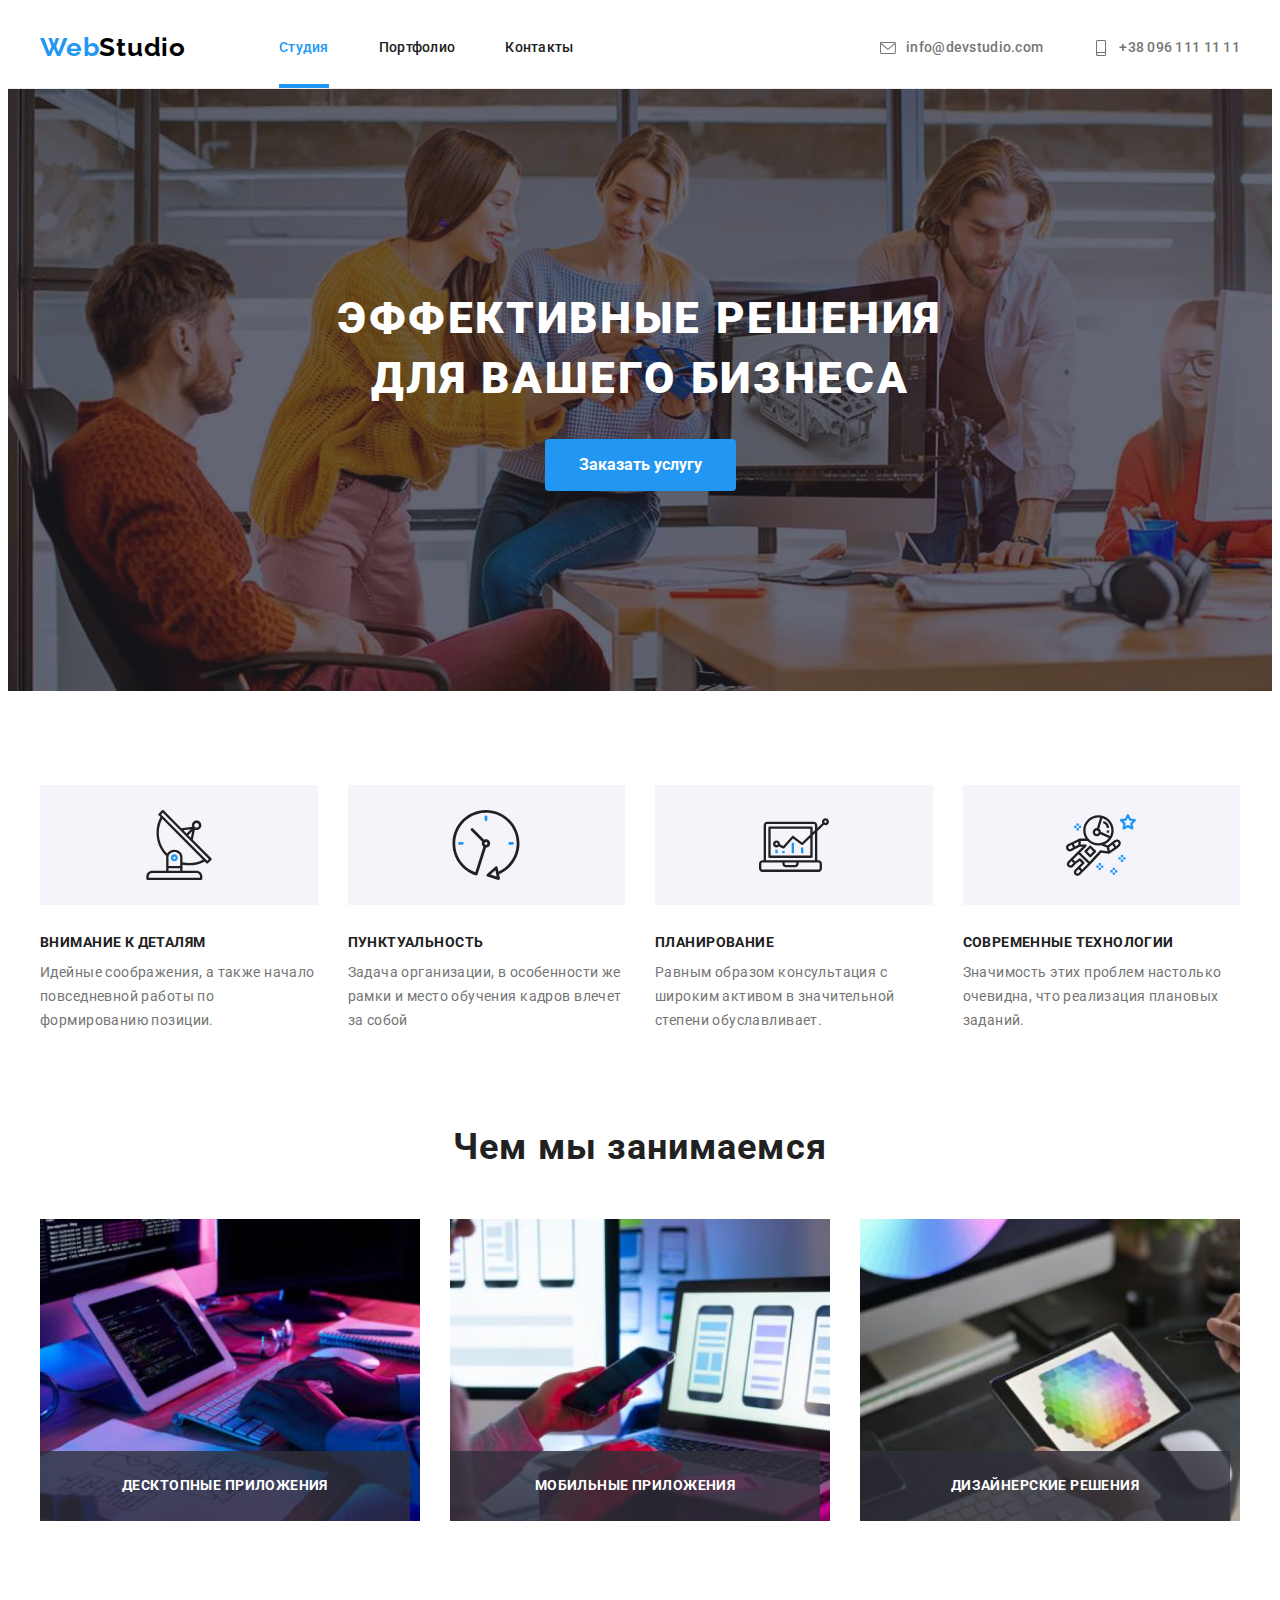
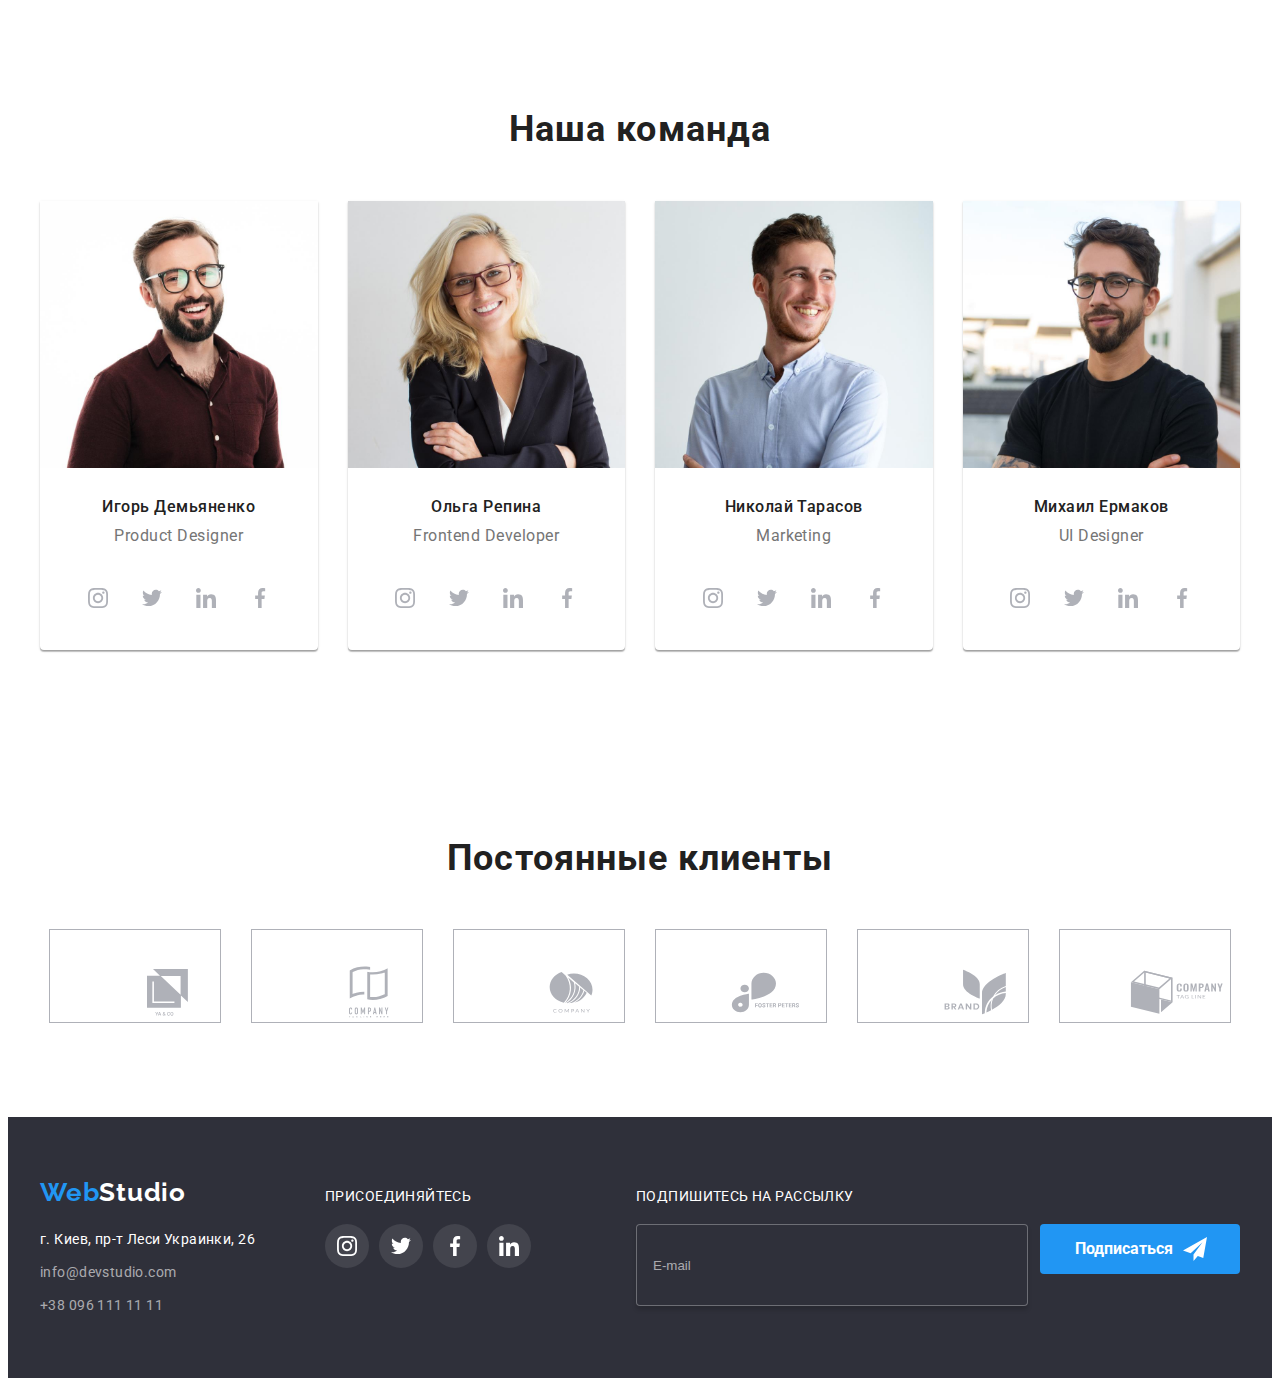
<file: index.html>
<!DOCTYPE html>
<html lang="ru">
<head>
    <meta charset="UTF-8">
    <meta http-equiv="X-UA-Compatible" content="IE=edge">
    <meta name="viewport" content="width=device-width, initial-scale=1.0">
    <title>Студия</title>
    <link rel="preconnect" href="https://fonts.googleapis.com">
    <link rel="preconnect" href="https://fonts.gstatic.com" crossorigin>
    <link href="https://fonts.googleapis.com/css2?family=Raleway:wght@700&family=Roboto:wght@400;500;900&display=swap" rel="stylesheet">
    <link rel="stylesheet" href="https://cdnjs.cloudflare.com/ajax/libs/modern-normalize/1.1.0/modern-normalize.min.css" integrity="sha512-wpPYUAdjBVSE4KJnH1VR1HeZfpl1ub8YT/NKx4PuQ5NmX2tKuGu6U/JRp5y+Y8XG2tV+wKQpNHVUX03MfMFn9Q==" crossorigin="anonymous" referrerpolicy="no-referrer" />
    <link rel="stylesheet" href="./css/styles.css">
</head>
    <body>
        <header class="studio-header">
            <div class="container header-container">
            <a class="studio-logo nounderline logocolor" href="./index.html">Web<span class="logo-nav">Studio</span></a>
            <nav class="nav-panel">
                <ul class="nav-list nodots">
                <li class="nav-list-item"><a class="nav-panel-link nounderline current" href="./index.html">Студия</a></li>
                <li class="nav-list-item"><a class="nav-panel-link nounderline " href="./portfolio.html">Портфолио</a></li>
                <li class="nav-list-item"><a class="nav-panel-link nounderline" href="./">Контакты</a></li>
                </ul>
            </nav>
                <ul class="header-contacts nodots">
                <li class="header-contacts-item">
                    <a class="nav-panel-contacts nounderline" href="mailto:info@devstudio.com">
                        <svg class="mail-icon" width="16" height="16">
                            <use href="./images/icons.svg#icon-mailico">
                            </use>
                        </svg>
                    info@devstudio.com
                    </a>
                </li>
                <li class="header-contacts-item">
                    <a class="nav-panel-contacts nounderline" href="tel:+380961111111">
                        <svg class="tel-icon" width="16" height="16">
                            <use href="./images/icons.svg#icon-telico">
                            </use>
                        </svg>
                    +38 096 111 11 11</a></li>
                </ul>
            </div>
            </header>
        <main>
            <!--Banner-->
            <section class="hero-section">
                <div class="container hero-container">
                <h1 class="hero-header">Эффективные решения для вашего бизнеса</h1>
                <button class="hero-btn" type="button" data-modal-open>Заказать услугу</button>
                </div>
            </section>
            <!--Pros-->
            <section class="pros-section">
                <div class="container pros-container">
                <h2 class="stealth">Почему стоит обратить на нас внимание?</h2>
                <ul class="pros-list nodots">
                    <li class="pros-list-item">
                        <div class="pros-svg">
                            <svg class="antenna-icon" width="70" height="70">
                                <use href="./images/icons.svg#icon-antenna">
                                </use>
                            </svg>
                        </div>
                        <div>
                        <h3 class="pros-header">Внимание к деталям</h3>
                        <p class="pros-description">Идейные соображения, а также начало повседневной работы по формированию позиции.</p>
                        </div>
                    </li>
                    <li class="pros-list-item">
                        <div class="pros-svg">
                            <svg class="clock-icon" width="70" height="70">
                                <use href="./images/icons.svg#icon-clock">
                                </use>
                            </svg>
                        </div>
                        <div>
                        <h3 class="pros-header">Пунктуальность</h3>
                        <p class="pros-description">Задача организации, в особенности же рамки и место обучения кадров влечет за собой</p>
                        </div>
                    </li>
                    <li class="pros-list-item">
                        <div class="pros-svg">
                            <svg class="diagram-icon" width="70" height="70">
                                <use href="./images/icons.svg#icon-diagram">
                                </use>
                            </svg>
                        </div>
                        <div>
                        <h3 class="pros-header">Планирование</h3>
                        <p class="pros-description">Равным образом консультация с широким активом в значительной степени обуславливает.</p>
                        </div>
                    </li>
                    <li class="pros-list-item">
                        <div class="pros-svg">
                            <svg class="astronaut-icon" width="70" height="70">
                                <use href="./images/icons.svg#icon-astronaut">
                                </use>
                            </svg>
                        </div>
                        <div>
                        <h3 class="pros-header">Современные технологии</h3>
                        <p class="pros-description">Значимость этих проблем настолько очевидна, что реализация плановых заданий.</p>
                        </div>
                    </li>
                </ul>
                </div>
            </section>
            <!--Examples-->
            <section class="examples-section">
                <div class="container examples-container">
                <h2 class="examples-header">Чем мы занимаемся</h2>
                <ul class="examples-list nodots">
                    <li class="examples-list-item">
                        <div class="examples-thumb"><img src="./images/ExampleOne.jpg" alt="Проектирование" width="370"></div>
                        <div class="examples-thumb-text"><h3 class="examples-text">Десктопные приложения</h3></div>
                    </li>
                    <li class="examples-list-item">
                        <div class="examples-thumb"><img src="./images/ExampleTwo.jpg" alt="Моделирование" width="370"></div>
                        <div class="examples-thumb-text"><h3 class="examples-text">Мобильные приложения</h3></div>
                    </li>
                    <li class="examples-list-item">
                        <div class="examples-thumb"><img src="./images/ExampleThree.jpg" alt="Цветовая гамма" width="370"></div>
                        <div class="examples-thumb-text"><h3 class="examples-text">Дизайнерские решения</h3></div>
                    </li>               
                    </ul>
                </div>
                </section>
            <!--Team--> 
            <section class="team-section">
                <div class="container team-container">
                <h2 class="team-header">Наша команда</h2>
                <ul class="team-list nodots">
                    <li class="team-list-item">                       
                        <div class="card-thumb"><img src="./images/Igor.jpg" alt="Игорь Демьяненко" width="270"></div>
                        <div class="team-list-photo">
                        <h3 class="team-list-header">Игорь Демьяненко</h3>
                        <p class="team-list-p" lang="en">Product Designer</p>
                        <ul class="media-list team-media nodots">
                            <li class="media-item">
                                <a href="" class="media-link">                                
                                <svg class="media-icon" width="20" height="20">
                                    <use href="./images/icons.svg#icon-instagram">
                                    </use>
                                </svg>
                                </a>
                            </li>
                            <li class="media-item">
                                <a href="" class="media-link">                                
                                <svg class="media-icon" width="20" height="20">
                                    <use href="./images/icons.svg#icon-twitter">
                                    </use>
                                </svg>
                                </a>
                            </li>
                            <li class="media-item">
                                <a href="" class="media-link">                                
                                <svg class="media-icon" width="20" height="20">
                                    <use href="./images/icons.svg#icon-linkedin">

                                    </use>
                                </svg>
                                </a>
                            </li>
                            <li class="media-item">
                                <a href="" class="media-link">                                
                                <svg class="media-icon" width="20" height="20">
                                    <use href="./images/icons.svg#icon-facebook">

                                    </use>
                                </svg>
                                </a>
                            </li>
                        </ul>
                        </div>
                    </li>
                    <li class="team-list-item">                     
                        <div class="card-thumb"><img src="./images/Olha.jpg" alt="Ольга Репина" width="270"></div>
                        <div class="team-list-photo">
                        <h3 class="team-list-header">Ольга Репина</h3>
                        <p class="team-list-p" lang="en">Frontend Developer</p>
                        <ul class="media-list team-media nodots">
                            <li class="media-item">
                                <a href="" class="media-link">                                
                                <svg class="media-icon" width="20" height="20">
                                    <use href="./images/icons.svg#icon-instagram">
                                    </use>
                                </svg>
                                </a>
                            </li>
                            <li class="media-item">
                                <a href="" class="media-link">                                
                                <svg class="media-icon" width="20" height="20">
                                    <use href="./images/icons.svg#icon-twitter">
                                    </use>
                                </svg>
                                </a>
                            </li>
                            <li class="media-item">
                                <a href="" class="media-link">                                
                                <svg class="media-icon" width="20" height="20">
                                    <use href="./images/icons.svg#icon-linkedin">

                                    </use>
                                </svg>
                                </a>
                            </li>
                            <li class="media-item">
                                <a href="" class="media-link">                                
                                <svg class="media-icon" width="20" height="20">
                                    <use href="./images/icons.svg#icon-facebook">

                                    </use>
                                </svg>
                                </a>
                            </li>
                        </ul>
                        </div>
                    </li>
                    <li class="team-list-item">                      
                        <div class="card-thumb"><img src="./images/Niko.jpg" alt="Николай Тарасов" width="270"></div>
                        <div class="team-list-photo">
                        <h3 class="team-list-header">Николай Тарасов</h3>
                        <p class="team-list-p" lang="en">Marketing</p>
                        <ul class="media-list team-media nodots">
                            <li class="media-item">
                                <a href="" class="media-link">                                
                                <svg class="media-icon" width="20" height="20">
                                    <use href="./images/icons.svg#icon-instagram">
                                    </use>
                                </svg>
                                </a>
                            </li>
                            <li class="media-item">
                                <a href="" class="media-link">                                
                                <svg class="media-icon" width="20" height="20">
                                    <use href="./images/icons.svg#icon-twitter">
                                    </use>
                                </svg>
                                </a>
                            </li>
                            <li class="media-item">
                                <a href="" class="media-link">                                
                                <svg class="media-icon" width="20" height="20">
                                    <use href="./images/icons.svg#icon-linkedin">
                                    </use>
                                </svg>
                                </a>
                            </li>
                            <li class="media-item">
                                <a href="" class="media-link">                                
                                <svg class="media-icon" width="20" height="20">
                                    <use href="./images/icons.svg#icon-facebook">
                                    </use>
                                </svg>
                                </a>
                            </li>
                        </ul>
                        </div>
                    </li>
                    <li class="team-list-item">                     
                        <div class="card-thumb"><img src="./images/Miho.jpg" alt="Михаил Ермаков" width="270"></div>
                        <div class="team-list-photo">
                        <h3 class="team-list-header">Михаил Ермаков</h3>
                        <p class="team-list-p" lang="en">UI Designer</p>
                        <ul class="media-list team-media nodots">
                            <li class="media-item">
                                <a href="" class="media-link">                                
                                <svg class="media-icon" width="20" height="20">
                                    <use href="./images/icons.svg#icon-instagram">
                                    </use>
                                </svg>
                                </a>
                            </li>
                            <li class="media-item">
                                <a href="" class="media-link">                                
                                <svg class="media-icon" width="20" height="20">
                                    <use href="./images/icons.svg#icon-twitter">
                                    </use>
                                </svg>
                                </a>
                            </li>
                            <li class="media-item">
                                <a href="" class="media-link">                                
                                <svg class="media-icon" width="20" height="20">
                                    <use href="./images/icons.svg#icon-linkedin">

                                    </use>
                                </svg>
                                </a>
                            </li>
                            <li class="media-item">
                                <a href="" class="media-link">                                
                                <svg class="media-icon" width="20" height="20">
                                    <use href="./images/icons.svg#icon-facebook">

                                    </use>
                                </svg>
                                </a>
                            </li>
                        </ul>
                        </div>
                    </li>
                </ul>
                </div>
            </section>
            <!--Clients-->
            <section>
                <div class="container clients-container">
                    <h2 class="team-header">Постоянные клиенты</h2>
                    <ul class="clients-list nodots">
                        <li class="clients-item">
                            <a href="" class="clients-link">
                            <svg class="clients-icon" width="41" height="47">
                                <use href="./images/icons.svg#icon-yacomp">    
                                </use>
                            </svg>
                            </a>
                        </li>

                        <li class="clients-item">
                            <a href="" class="clients-link">
                            <svg class="clients-icon" width="40" height="52">
                                <use href="./images/icons.svg#icon-taglinecomp">    
                                </use>
                            </svg>
                            </a>
                        </li>

                        <li class="clients-item">
                            <a href="" class="clients-link">
                            <svg class="clients-icon" width="44" height="42">
                                <use href="./images/icons.svg#icon-ellipsecomp">    
                                </use>
                            </svg>
                            </a>
                        </li>

                        <li class="clients-item">
                            <a href="" class="clients-link">
                            <svg class="clients-icon" width="85" height="41">
                                <use href="./images/icons.svg#icon-fosterpeterscomp">    
                                </use>
                            </svg>
                            </a>
                        </li>

                        <li class="clients-item">
                            <a href="" class="clients-link">
                            <svg class="clients-icon" width="63" height="46">
                                <use href="./images/icons.svg#icon-brandcomp">    
                                </use>
                            </svg>
                            </a>
                        </li>

                        <li class="clients-item">
                            <a href="" class="clients-link">
                            <svg class="clients-icon" width="94" height="44">
                                <use href="./images/icons.svg#icon-companycomp">    
                                </use>
                            </svg>
                            </a>
                        </li>
                    </ul>
                </div>
            </section>
        </main>
        <footer class="studio-footer">
            <div class="container footer-container">
                <div class="logo-adress-footer">
                <div class="logo-customization">
                <a class="studio-logo-footer nounderline logocolor" href="./index.html">Web<span class="logo-footer">Studio</span></a>
                </div>
                <address class="footer-address">
                    <p class="footer-location">г. Киев, пр-т Леси Украинки, 26</p>
                    <ul class="adress-list nodots">
                    <li class="contacts-item"><a class="footer-contacts nounderline" href="mailto:info@devstudio.com">info@devstudio.com</a></li>
                    <li class="contacts-item"><a class="footer-contacts nounderline" href="tel:+380961111111">+38 096 111 11 11</a></li>
                    </ul>
                </address>
                </div>
                <div class="social-media-footer">
                    <p class="footer-media-text">Присоединяйтесь</p>
                    <ul class="footer-media-list nodots">
                        <li class="footer-media-item">
                            <a href="" class="footer-media-link">
                            <svg class="footer-media-icon" width="20" height="20">
                                <use href="./images/icons.svg#icon-instagram">
                                </use>
                            </svg>
                            </a>
                        </li>
        
                        <li class="footer-media-item">
                            <a href="" class="footer-media-link">
                            <svg class="footer-media-icon" width="20" height="20">
                                <use href="./images/icons.svg#icon-twitter">
                                </use>
                            </svg>
                            </a>
                        </li>
        
                        <li class="footer-media-item">
                            <a href="" class="footer-media-link">
                            <svg class="footer-media-icon" width="20" height="20">
                                <use href="./images/icons.svg#icon-facebook">
                                </use>
                            </svg>
                            </a>
                        </li>
        
                        <li class="footer-media-item">
                            <a href="" class="footer-media-link">
                            <svg class="footer-media-icon" width="20" height="20">
                                <use href="./images/icons.svg#icon-linkedin">
                                </use>
                            </svg>
                            </a>
                        </li>
                    </ul>
                </div>
                <div class="form-space">
                    <form action="#" class="footer-form">
                        <p class="footer-media-text">Подпишитесь на рассылку</p>

                        <div class="footer-subscribe-section">
                        <label class="footer-form-mail"></label>
                            <input
                            type="email"
                            class="footer-mail-input"
                            name="user-name"
                            title="test@gmail.com"
                            placeholder="E-mail"
                            pattern="[a-z0-9._%+-]+@[a-z0-9.-]+\.[a-z]{2,4}$" required/>

                        <button class="footer-form-button" type="submit">Подписаться
                            <span>
                                <svg class="sendicon-icon" width="24" height="24">
                                    <use href="./images/icons.svg#icon-sendicon">
                                    </use>
                                </svg>
                            </span>
                        </button>
                        </div>
                    </form>
                </div>
            </div>
            </footer>
            <div class="backdrop is-hidden" data-modal>
                <div class="modal">
                    <button type="button" class="modal-btn" data-modal-close>
                        <svg class="closebutton-icon" width="18" height="18">
                            <use href="./images/icons.svg#icon-Closebutton">
                            </use>
                        </svg>
                    </button>

                    <form action="#" class="modal-form">
                        <p class="modal-header">Оставьте свои данные, мы вам перезвоним</p>
                        
                        <label class="modal-field">Имя 
                            <span class="modal-wrapper">
                            <input
                            type="text"
                            class="modal-input"
                            name="user-name"
                            minlength="3"
                            pattern="[az-A-Zа-яёА-ЯЁ]+"
                            title="Имя должно содержать символы кириллицы или латиницы. Например: Кирилл или Kirill" required/>
                            <svg class="name-form-icon modal-icon" width="20" height="20">
                                <use href="./images/icons.svg#icon-nameicon">
                                </use>
                            </svg>
                            </span>
                        </label>

                        <label class="modal-field">Телефон
                            <span class="modal-wrapper">
                                <input type="tel"
                                class="modal-input"
                                name="user-tel"
                                title="099-000-99-00"
                                pattern="[0-9]{3}-[0-9]{3}-[0-9]{2}-[0-9]{2}" required/>
                                <svg class="tel-form-icon modal-icon" width="20" height="20">
                                    <use href="./images/icons.svg#icon-telicon">
                                    </use>
                                </svg>

                            </span>
                        </label>

                        <label class="modal-field">Почта
                            <span class="modal-wrapper">
                                <input type="email"
                                class="modal-input"
                                name="user-mail"
                                title="test@gmail.com"
                                pattern="[a-z0-9._%+-]+@[a-z0-9.-]+\.[a-z]{2,4}$" required/>
                                <svg class="mail-form-icon modal-icon" width="20" height="20">
                                    <use href="./images/icons.svg#icon-mailicon">
                                    </use>
                                </svg>

                            </span>
                        </label>

                        <label class="modal-field comment-field">Комментарии
                            <textarea
                            class="modal-message"
                            name="user-message"
                            placeholder="Введите текст"
                            ></textarea>
                        </label>

                        <input
                        type="checkbox"
                        id="policy"
                        class="modal-checkbox stealth"/>

                        <label for="policy" class="checkbox-label">
                            Соглашаюсь с рассылкой и принимаю &nbsp;<a class="policy-click" href="#">Условия договора</a>
                        </label>
                        <div class="button-form">
                        <button class="modal-button" type="submit">Отправить</button>
                        </div>
                    </form>
                </div>
            </div>
            <script src="./js/modal.js"></script>
    </body>
</html>
</file>
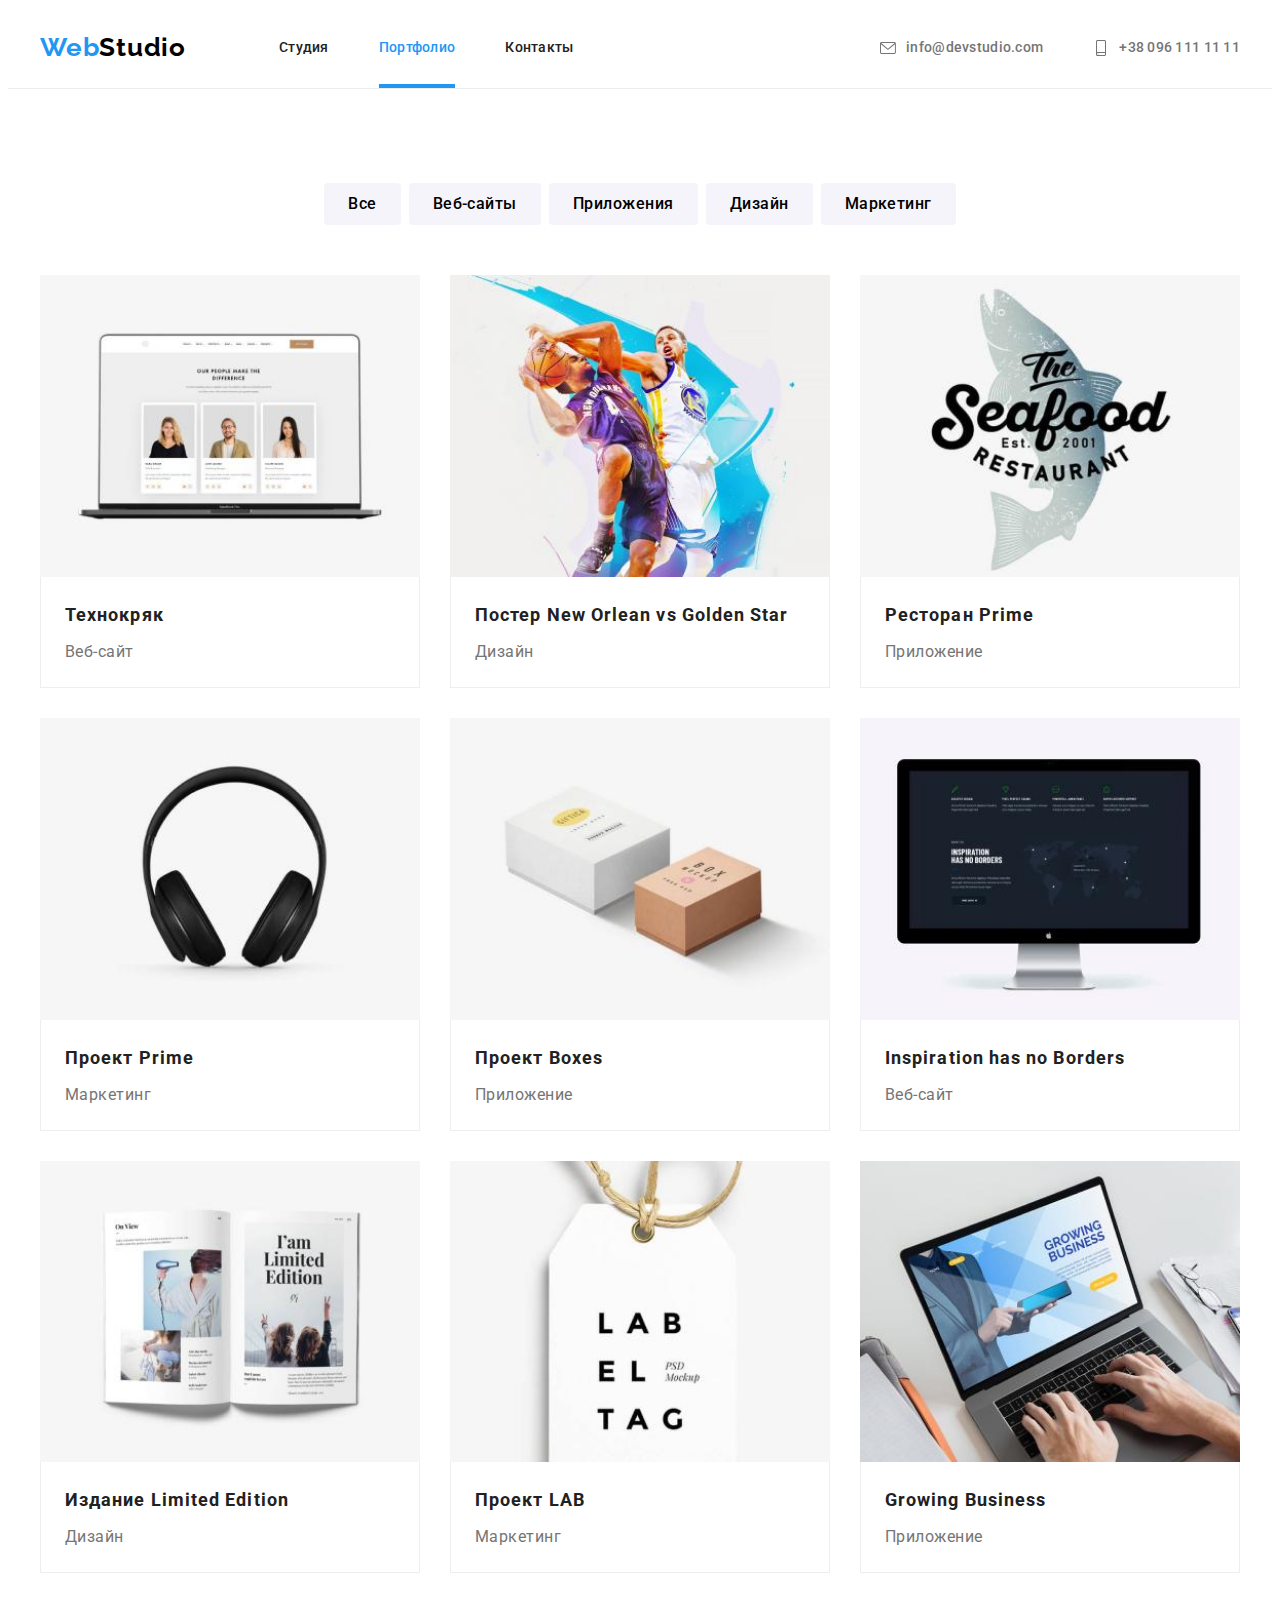
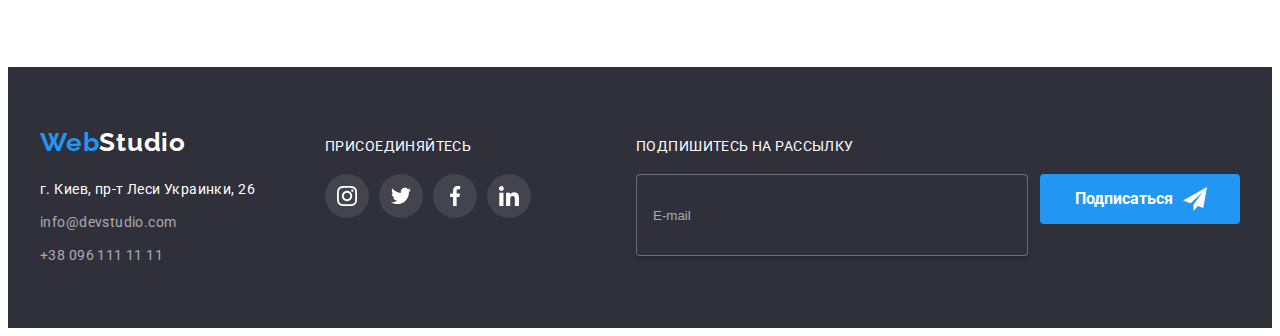
<file: portfolio.html>
<!DOCTYPE html>
<html lang="ru">
<head>
    <meta charset="UTF-8">
    <meta http-equiv="X-UA-Compatible" content="IE=edge">
    <meta name="viewport" content="width=device-width, initial-scale=1.0">
    <title>Портфолио</title>
    <link rel="preconnect" href="https://fonts.googleapis.com">
    <link rel="preconnect" href="https://fonts.gstatic.com" crossorigin>
    <link href="https://fonts.googleapis.com/css2?family=Raleway:wght@700&family=Roboto:wght@400;500;900&display=swap" rel="stylesheet">
    <link rel="stylesheet" href="https://cdnjs.cloudflare.com/ajax/libs/modern-normalize/1.1.0/modern-normalize.min.css" integrity="sha512-wpPYUAdjBVSE4KJnH1VR1HeZfpl1ub8YT/NKx4PuQ5NmX2tKuGu6U/JRp5y+Y8XG2tV+wKQpNHVUX03MfMFn9Q==" crossorigin="anonymous" referrerpolicy="no-referrer" />
    <link rel="stylesheet" href="./css/styles.css">
</head>
<body>
    <header class="studio-header">
        <div class="container header-container">
        <a class="studio-logo nounderline logocolor" href="./index.html">Web<span class="logo-nav">Studio</span></a>
        <nav class="nav-panel">
            <ul class="nav-list nodots">
            <li class="nav-list-item"><a class="nav-panel-link nounderline" href="./index.html">Студия</a></li>
            <li class="nav-list-item"><a class="nav-panel-link nounderline current" href="./portfolio.html">Портфолио</a></li>
            <li class="nav-list-item"><a class="nav-panel-link nounderline" href="./">Контакты</a></li>
            </ul>
        </nav>
            <ul class="header-contacts nodots">
            <li class="header-contacts-item">
                <a class="nav-panel-contacts nounderline" href="mailto:info@devstudio.com">
                    <svg class="mail-icon" width="16" height="16">
                        <use href="./images/icons.svg#icon-mailico">
                        </use>
                    </svg>
                info@devstudio.com
                </a>
            </li>
            <li class="header-contacts-item">
                <a class="nav-panel-contacts nounderline" href="tel:+380961111111">
                    <svg class="tel-icon" width="16" height="16">
                        <use href="./images/icons.svg#icon-telico">
                        </use>
                    </svg>
                +38 096 111 11 11</a></li>
            </ul>
        </div>
        </header>

    <main class="portfolion-main">
        <section class="portfolio-content">
        <div class="container">
        <h1 class="stealth">Наши проекты</h1>
        <h2 class="stealth">Панель фильтрации проектов</h2>
        
        <ul class="filter-btn-list nodots">
            <li class="button-customization"><button class="filter-btn" type="button">Все</button></li>
            <li class="button-customization"><button class="filter-btn" type="button">Веб-сайты</button></li>
            <li class="button-customization"><button class="filter-btn" type="button">Приложения</button></li>
            <li class="button-customization"><button class="filter-btn" type="button">Дизайн</button></li>
            <li class="button-customization"><button class="filter-btn" type="button">Маркетинг</button></li>
        </ul>

        <h2 class="stealth">Список проектов</h2>

        <ul class="project-list nodots">
            <li class="project-list-item">
                <a href="" class="project-list-link">
                <div class="pic-thumb"><img src="./images/technocrack.jpg" alt="Ноутбук с технокряком" width="294">
                    <p class="pic-thumb-text">Технокряк это современная площадка распространения коронавируса. Компании используют эту платформу для цифрового шпионажа и атак на защищённые сервера конкурентов.</p></div>
                <div class="pic-description"><h3 class="project-list-header">Технокряк</h3>
                <p class="project-list-description">Веб-сайт</p>
                </div>
                </a>
            </li>
            <li class="project-list-item">
                <a href="" class="project-list-link">
                <div class="pic-thumb"><img src="./images/basketball.jpg" alt="Баксетболлисты борятся за мяч" width="294">
                    <p class="pic-thumb-text">Технокряк это современная площадка распространения коронавируса. Компании используют эту платформу для цифрового шпионажа и атак на защищённые сервера конкурентов.</p></div>
                <div class="pic-description"><h3 class="project-list-header">Постер <span lang="en">New Orlean vs Golden Star</span></h3>
                <p class="project-list-description">Дизайн</p>
                </div>
                </a>
            </li>
            <li class="project-list-item">
                <a href="" class="project-list-link">
                <div class="pic-thumb"><img src="./images/seafood.jpg" alt="Палтус с логотипом ресторана" width="294">
                    <p class="pic-thumb-text">Технокряк это современная площадка распространения коронавируса. Компании используют эту платформу для цифрового шпионажа и атак на защищённые сервера конкурентов.</p></div>
                <div class="pic-description"><h3 class="project-list-header">Ресторан <span lang="en">Prime</span></h3>
                <p class="project-list-description">Приложение</p>
                </div>
                </a>
            </li>
            <li class="project-list-item">
                <a href="" class="project-list-link">
                <div class="pic-thumb"><img src="./images/headphones.jpg" alt="Наушники Прайм" width="294">
                    <p class="pic-thumb-text">Технокряк это современная площадка распространения коронавируса. Компании используют эту платформу для цифрового шпионажа и атак на защищённые сервера конкурентов.</p></div>
                <div class="pic-description"><h3 class="project-list-header">Проект <span lang="en">Prime</span></h3>
                <p class="project-list-description">Маркетинг</p>
                </div>
                </a>
            </li>
            <li class="project-list-item">
                <a href="" class="project-list-link">
                <div class="pic-thumb"><img src="./images/boxes.jpg" alt="Коричневая и белая коробки" width="294">
                <p class="pic-thumb-text">Технокряк это современная площадка распространения коронавируса. Компании используют эту платформу для цифрового шпионажа и атак на защищённые сервера конкурентов.</p></div>
                <div class="pic-description"><h3 class="project-list-header">Проект <span lang="en">Boxes</span></h3>
                <p class="project-list-description">Приложение</p>
                </div>
                </a>
            </li>
            <li class="project-list-item">
                <a href="" class="project-list-link">
                <div class="pic-thumb"><img src="./images/inspiration.jpg" alt="Макбук с примером сайта" width="294">
                <p class="pic-thumb-text">Технокряк это современная площадка распространения коронавируса. Компании используют эту платформу для цифрового шпионажа и атак на защищённые сервера конкурентов.</p>
                </div>
                <div class="pic-description"><h3 class="project-list-header" lang="en">Inspiration has no Borders</h3>
                <p class="project-list-description">Веб-сайт</p>               
                </div>
                </a>
            </li>
            <li class="project-list-item">
                <a href="" class="project-list-link">
                <div class="pic-thumb"><img src="./images/book.jpg" alt="Открытая книга Limited Edition" width="294">
                    <p class="pic-thumb-text">Технокряк это современная площадка распространения коронавируса. Компании используют эту платформу для цифрового шпионажа и атак на защищённые сервера конкурентов.</p></div>
                <div class="pic-description"><h3 class="project-list-header">Издание <span lang="en">Limited Edition</span></h3>
                <p class="project-list-description">Дизайн</p>
                </div>
                </a>
            </li>
            <li class="project-list-item">
                <a href="" class="project-list-link">
                <div class="pic-thumb"><img src="./images/project.jpg" alt="Жетон с названием проекта" width="294">
                    <p class="pic-thumb-text">Технокряк это современная площадка распространения коронавируса. Компании используют эту платформу для цифрового шпионажа и атак на защищённые сервера конкурентов.</p></div>
                <div class="pic-description"><h3 class="project-list-header">Проект <span lang="en">LAB</span></h3>
                <p class="project-list-description">Маркетинг</p>
                </div>
                </a>
            </li>
            <li class="project-list-item">
                <a href="" class="project-list-link">
                <div class="pic-thumb"><img src="./images/business.jpg" alt="Приложение для преумножения бизнеса" width="294">
                <p class="pic-thumb-text">Технокряк это современная площадка распространения коронавируса. Компании используют эту платформу для цифрового шпионажа и атак на защищённые сервера конкурентов.</p></div>
                <div class="pic-description"><h3 class="project-list-header" lang="en">Growing Business</h3>
                <p class="project-list-description">Приложение</p>
                </div>
                </a>
            </li>
        </ul>
        </div>
        </section>
    </main>

    <footer class="studio-footer">
        <div class="container footer-container">
            <div class="logo-adress-footer">
            <div class="logo-customization">
            <a class="studio-logo-footer nounderline logocolor" href="./index.html">Web<span class="logo-footer">Studio</span></a>
            </div>
            <address class="footer-address">
                <p class="footer-location">г. Киев, пр-т Леси Украинки, 26</p>
                <ul class="adress-list nodots">
                <li class="contacts-item"><a class="footer-contacts nounderline" href="mailto:info@devstudio.com">info@devstudio.com</a></li>
                <li class="contacts-item"><a class="footer-contacts nounderline" href="tel:+380961111111">+38 096 111 11 11</a></li>
                </ul>
            </address>
            </div>
            <div class="social-media-footer">
                <p class="footer-media-text">Присоединяйтесь</p>
                <ul class="footer-media-list nodots">
                    <li class="footer-media-item">
                        <a href="" class="footer-media-link">
                        <svg class="footer-media-icon" width="20" height="20">
                            <use href="./images/icons.svg#icon-instagram">
                            </use>
                        </svg>
                        </a>
                    </li>
    
                    <li class="footer-media-item">
                        <a href="" class="footer-media-link">
                        <svg class="footer-media-icon" width="20" height="20">
                            <use href="./images/icons.svg#icon-twitter">
                            </use>
                        </svg>
                        </a>
                    </li>
    
                    <li class="footer-media-item">
                        <a href="" class="footer-media-link">
                        <svg class="footer-media-icon" width="20" height="20">
                            <use href="./images/icons.svg#icon-facebook">
                            </use>
                        </svg>
                        </a>
                    </li>
    
                    <li class="footer-media-item">
                        <a href="" class="footer-media-link">
                        <svg class="footer-media-icon" width="20" height="20">
                            <use href="./images/icons.svg#icon-linkedin">
                            </use>
                        </svg>
                        </a>
                    </li>
                </ul>
            </div>
            <div class="form-space">
                <form action="#" class="footer-form">
                    <p class="footer-media-text">Подпишитесь на рассылку</p>

                    <div class="footer-subscribe-section">
                    <label class="footer-form-mail"></label>
                        <input
                        type="mail"
                        class="footer-mail-input"
                        name="user-name"
                        title="test@gmail.com"
                        placeholder="E-mail"
                        pattern="[a-z0-9._%+-]+@[a-z0-9.-]+\.[a-z]{2,4}$" required/>

                    <button class="footer-form-button" type="submit">Подписаться
                        <span>
                            <svg class="sendicon-icon" width="24" height="24">
                                <use href="./images/icons.svg#icon-sendicon">
                                </use>
                            </svg>
                        </span>
                    </button>
                    </div>
                </form>
            </div>
        </div>
        </footer>

</body>
</html>
</file>
<file: css/styles.css>
:root{
    --header-color:#212121;
    --description-color:#757575;
    --major-color: #2196f3;
    --hub-color: #ffffff;
    --button-hover-color:#188CE8;
    --background-filler-color:#2F303A;
    --background-color: #ffffff;
    --icon-color: #AFB1B8;
}

body{
    font-family: "Roboto", sans-serif;
    color: var(--header-color);
    background-color: var(--background-color);
}

p,
h1,
h2,
h3,
h4,
h5,
h6 {
    margin: 0;
}

ul {
    margin: 0;
    padding: 0;
}

img {
    display: block;
    width: 100%;
}

section{
    padding: 94px 0 94px 0;
}

.stealth {
    position: absolute;
    white-space: nowrap;
    width: 1px;
    height: 1px;
    overflow: hidden;
    border: 0;
    padding: 0;
    clip: rect(0 0 0 0);
    clip-path: inset(50%);
    margin: -1px;
}

.nodots{
    list-style: none;
}

.nounderline{
    text-decoration: none;
}

.logocolor{
    color:var(--major-color);
}

.container{
    width: 1200px;
    margin: 0 auto;
    padding: 0 15px 0 15px;
}
/* header */

.studio-header{
    border-bottom: 1px solid #ECECEC;
}

.header-container{
    display: flex;
    align-items: center;
    height: 80px;
}

.studio-logo{
    font-family: Raleway;
    font-weight: 700;
    font-size: 26px;
    line-height: 1.19;
    letter-spacing: 0.03em;
    padding: 24px 0 25px 0;
    margin-right: 93px;
}

.logo-nav{
    color:#000000;
}

.nav-panel{
    display: flex;
    height: 100%;
}

.nav-list{
    display: flex;
    align-items: center;
}

.nav-list-item{
    height:100%;
    display:flex;
    align-items: center;
}
.nav-list-item:not(:last-child){
    margin-right: 50px;
}
.nav-panel-link {
    font-weight: 500;
    font-size: 14px;
    line-height: 1.14;
    letter-spacing: 0.02em;
    color: var(--header-color);
    transition: color 250ms cubic-bezier(0.4, 0, 0.2, 1);
    height:100%;
    display: flex;
    align-items: center;
}

.nav-panel-link:hover,
.nav-panel-link:focus{
    color:var(--major-color);
}
.nav-panel-contacts{
    font-weight: 500;
    font-size: 14px;
    line-height: 1.14;
    letter-spacing: 0.02em;
    color: var(--description-color);
    display: flex;
    transition: color 250ms cubic-bezier(0.4, 0, 0.2, 1), fill 250ms cubic-bezier(0.4, 0, 0.2, 1);
}

.mail-icon,
.tel-icon{
    fill: var(--description-color);
    transition: fill 250ms cubic-bezier(0.4, 0, 0.2, 1);
    margin-right: 10px;
}

.nav-panel-contacts:hover,
.nav-panel-contacts:focus{
    color:var(--major-color);
}

.nav-panel-contacts:hover .tel-icon,
.nav-panel-contacts:focus .tel-icon{
    fill:var(--major-color);
}

.nav-panel-contacts:hover .mail-icon,
.nav-panel-contacts:focus .mail-icon{
    fill:var(--major-color);
}


.nav-panel-link.current{
    color:var(--major-color);
    position: relative;
}

.nav-panel-link.current::after{
    content:"";
    display: block;
    position: absolute;
    width: 100%;
    height: 4px;
    background-color: var(--major-color);
    bottom: 0;
}

.header-contacts{
    display: flex;
    margin-left: auto;
}

.header-contacts-item{
    display:flex;
}

.header-contacts-item:not(:last-child){
    margin-right: 50px;
}

/* footer */

.footer-container{
    display: flex;
    align-items: baseline;
    padding: 60px 15px;
}

.studio-footer{
    background-color: var(--background-filler-color);
}

.studio-logo-footer{
    font-family: Raleway;
    font-weight: 700;
    font-size: 26px;
    line-height: 1.19;
    letter-spacing: 0.03em;
}

.logo-customization{
    margin-bottom: 20px;
}

.logo-footer{
    color:var(--hub-color);
}

.logo-adress-footer{
    margin-right: 70px;
}


.footer-location{
    font-style: normal;
    font-size: 14px;
    line-height: 1.71;
    letter-spacing: 0.03em;
    color:var(--hub-color);
    margin-bottom: 9px;  
}
.footer-contacts{
    font-style: normal;
    font-size: 14px;
    line-height: 1.71;
    letter-spacing: 0.03em;
    color: rgba(255, 255, 255, 0.6);
}

.contacts-item:not(:last-child){
    margin-bottom: 9px;
}

.footer-media-text{
    font-size: 14px;
    line-height: 16px;
    letter-spacing: 0.03em;
    text-transform: uppercase;
    color: var(--background-color);
    margin-bottom: 20px;
}

.footer-media-list{
    display: flex;
    align-items: center;
    justify-content: center;
}

.footer-media-item{
    width: 44px;
    height: 44px;
}

.footer-media-item:not(:last-child){
    margin-right: 10px;
}

.footer-media-link{
    width: 100%;
    height: 100%;
    display:flex;
    border-radius: 50%;
    align-items: center;
    justify-content: center;
    background-color: #43444D;
    transition: background-color 250ms cubic-bezier(0.4, 0, 0.2, 1);
}

.footer-media-link:hover,
.footer-media-link:focus{
    background-color: var(--major-color);
}

.footer-media-icon{
    fill: var(--background-color);
}

.footer-media-link:hover .footer-media-icon,
.footer-media-link:focus .footer-media-icon{
    fill: var(--background-color);
}
    /* index hero */
.hero-container{
    text-align: center;
}
.hero-section{
    max-width: 1600px;
    background-color: var(--background-filler-color);
    background-image: linear-gradient(rgba(47, 48, 58, 0.4), rgba(47, 48, 58, 0.4)), url(../images/hero-banner.jpg);
    background-repeat: no-repeat;
    background-size: cover;
    padding-top: 200px;
    padding-bottom: 200px;
    display:block;
    margin-left: auto;
    margin-right: auto;
}
.hero-header{
    font-weight: 900;
    font-size: 44px;
    line-height: 1.36;
    letter-spacing: 0.06em;
    text-transform: uppercase;
    color:var(--hub-color);
    margin: auto;
    margin-bottom: 30px;
    width: 696px;
}
.hero-btn{
    font-family: inherit;
    font-weight: 700;
    font-size: 16px;
    line-height: 1.8;
    color:var(--hub-color);
    background-color: var(--major-color);
    cursor: pointer;
    padding: 10px 32px 10px 32px;
    border-radius: 4px;
    border-color: transparent;
}
.hero-btn:hover,
.hero-btn:focus{
    background-color:var(--button-hover-color);
}

/* index pros */

.pros-list{
    display: flex;
    flex-wrap: wrap;
    margin-left: -30px;
    margin-top: -30px;
}

.pros-list-item{
    flex-basis: calc(100%/4 - 30px);
    margin-left: 30px;
    margin-top: 30px;
}

.pros-svg{
    display: flex;
    justify-content: center;
    align-items: center;
    margin-bottom: 30px;
    padding: 25px 100px 25px 100px;
    background-color: #F5F4FA;
}

.pros-section{
padding-bottom: 0;
}

.pros-header{
    font-weight: 700;
    font-size: 14px;
    line-height: 1.14;
    letter-spacing: 0.03em;
    text-transform: uppercase;
    margin-bottom: 10px;
}

.pros-description{
    font-size: 14px;
    line-height: 1.71;
    letter-spacing: 0.03em;
    color:var(--description-color);
}

/*index examples*/

.examples-list{
    display: flex;
    margin-left: -30px;
    margin-top: -30px;
}
.examples-list-item{
    flex-basis: calc(100%/3 - 30px);
    margin-left: 30px;
    margin-top: 30px;
    position: relative;
}

.examples-header{
    font-weight: 700;
    font-size: 36px;
    line-height: 1.16;
    text-align: center;
    letter-spacing: 0.03em;
    margin-bottom: 50px;
}

.examples-thumb{
    position: relative;
}

.examples-thumb-text{
    width: 370px;
    height: 70px;
    background: rgba(47, 48, 58, 0.8);
    display: flex;
    justify-content: center;
    align-items: center;
    position: absolute;
    bottom: 0px;
}

.examples-text{
    font-weight: 700;
    font-size: 14px;
    line-height: 1.71;
    text-align: center;
    letter-spacing: 0.03em;
    text-transform: uppercase;
    color: var(--background-color);
}

/*index team*/

.team-list{
    display: flex;
    flex-wrap: wrap;
    margin-left: -30px;
    margin-top: -30px;
}
.team-list-item{
    flex-basis: calc(100%/4 - 30px);
    margin-left: 30px;
    margin-top: 30px;
    box-shadow: 0px 1px 3px rgba(0, 0, 0, 0.12), 0px 1px 1px rgba(0, 0, 0, 0.14), 0px 2px 1px rgba(0, 0, 0, 0.2);
    border-radius: 0px 0px 4px 4px;
    background-color: var(--background-color);
}

.team-list-photo{
    padding-top: 30px;
    padding-bottom: 30px;
    text-align: center;
}

.team-header{
    font-weight: 700;
    font-size: 36px;
    line-height: 1.16;
    text-align: center;
    letter-spacing: 0.03em;
    margin-bottom: 50px;
}

.team-list-header{
    font-weight: 500;
    font-size: 16px;
    line-height: 1.18;
    letter-spacing: 0.03em;
    margin-bottom: 10px;
}

.team-list-p{
    font-size: 16px;
    line-height: 1.18;
    letter-spacing: 0.03em;
    color:var(--description-color);
    margin-bottom: 30px;
}

.media-list{
    display: flex;
    align-items: center;
    justify-content: center;
}
.media-item{
    width: 44px;
    height: 44px;
}

.media-item:not(:last-child){
    margin-right: 10px;
}

.media-link{
    width: 100%;
    height: 100%;
    display: flex;
    border-radius: 50%;
    justify-content: center;
    align-items: center;
    transition:background-color 250ms cubic-bezier(0.4, 0, 0.2, 1);
}

.media-link:hover,
.media-link:focus {
    background-color: var(--major-color)
}

.media-icon{
    fill: var(--icon-color);
    transition: fill 250ms cubic-bezier(0.4, 0, 0.2, 1)
}

.media-link:hover .media-icon, 
.media-link:focus .media-icon{
    fill: var(--background-color);
}

.clients-list{
    display: flex;
    align-items:center;
    justify-content: center;
}
.clients-item{
    width: 170px;
    height: 92px;
    border: solid 1px var(--icon-color);
    transition: border-color 250ms cubic-bezier(0.4, 0, 0.2, 1);
}

.clients-item:hover,
.clients-item:focus{
    border-color: var(--major-color);
}

.clients-item:not(:last-child){
    margin-right: 30px;
}

.clients-link{
    width: 100%;
    height: 100%;
    display: flex;
    justify-content: center;
    align-items: center;
    padding: 16px 32px;
    transition: background-color 250ms cubic-bezier(0.4, 0, 0.2, 1)
}

.clients-link:hover,
.clients-link:focus{
    background-color: var(--background-color);
}

.clients-icon{
    fill: var(--icon-color);
    transition: fill 250ms cubic-bezier(0.4, 0, 0.2, 1)
}

.clients-link:hover .clients-icon,
.clients-link:focus .clients-icon{
    fill: var(--major-color);
}

/* portfolio main */

.filter-btn{
    font-family: inherit;
    text-align: center;
    font-weight: 500;
    font-size: 16px;
    line-height: 1.62;
    letter-spacing: 0.03em;
    background-color: #F5F4FA;
    border-radius: 4px;
    border-color: transparent;
    cursor: pointer;
    padding: 6px 22px 6px 22px;
    transition: background-color 250ms cubic-bezier(0.4, 0, 0.2, 1), color 250ms cubic-bezier(0.4, 0, 0.2, 1), filter 250ms cubic-bezier(0.4, 0, 0.2, 1);
}

.filter-btn:hover,
.filter-btn:focus{
    background-color:var(--major-color);
    color:var(--hub-color);
    box-shadow: 0px 4px 4px rgba(0, 0, 0, 0.25);
}

.filter-btn-list{
    margin-bottom: 50px
}

.project-list-header{
    font-weight: 700;
    font-size: 18px;
    line-height: 2;
    letter-spacing: 0.06em;
    margin-bottom: 4px;
}

.project-list-description{
    font-size: 16px;
    line-height: 1.87;
    letter-spacing: 0.03em;
    color:var(--description-color);
}

.filter-btn-list{
    display: flex;
    justify-content: center;
}

.button-customization:not(:last-child){
    margin-right: 8px;
}

.project-list{
    display: flex;
    flex-wrap: wrap;
    margin-top: -30px;
    margin-left: -30px;
}

.project-list-item{
    flex-basis: calc(100%/3 - 30px);
    margin-left: 30px;
    margin-top: 30px;
    background: #FFFFFF;
    transition: box-shadow 250ms cubic-bezier(0.4, 0, 0.2, 1);
}

.project-list-item:hover,
.project-list-item:focus{
    box-shadow: 0px 1px 1px rgba(0, 0, 0, 0.12), 0px 4px 4px rgba(0, 0, 0, 0.06), 1px 4px 6px rgba(0, 0, 0, 0.16);
    cursor: pointer;
}

.project-list-link,
.project-list-link:visited{
    text-decoration:none;
    color:inherit;
}

.pic-description{
    padding: 20px 24px;
    border-right: 1px solid #EEEEEE;
    border-left: 1px solid #EEEEEE;
    border-bottom: 1px solid #EEEEEE;
}


.pic-thumb{
    position: relative;
    overflow: hidden;
}

.pic-thumb-text{
    position: absolute;
    top: 0;
    left: 0;
    color: var(--hub-color);
    background-color: rgba(33, 150, 243, 0.9);
    height: 100%;
    line-height: 1.56;
    font-size: 18px;
    padding: 63px 24px;
    transform: translateY(100%);
    transition: transform 300ms cubic-bezier(0.4, 0, 0.2, 1);
}

.project-list-item:hover .pic-thumb-text{
    transform: translate(0);
}

.backdrop{
    width: 100vw;
    height: 100vh;
    background: rgba(0, 0, 0, 0.2);
    position: fixed;
    top: 0;
    transition: opacity 500ms cubic-bezier(0.4, 0, 0.2, 1), visibility 500ms cubic-bezier(0.4, 0, 0.2, 1);
}

.backdrop.is-hidden .modal{
    transform: rotate(270deg) scale(5);
    transition: transform 1500ms cubic-bezier(0.4, 0, 0.2, 1);
}

.modal{
    position: absolute;
    width: 528px;
    height: 581px;
    background-color:var(--hub-color);
    top: 50%;
    left: 50%;
    transform: translate(-50%, -50%) rotate(0deg);
    transition: transform 1500ms cubic-bezier(0.4, 0, 0.2, 1);
    padding: 40px;
    background: #FFFFFF;
    box-shadow: 0px 1px 3px rgba(0, 0, 0, 0.12), 0px 1px 1px rgba(0, 0, 0, 0.14), 0px 2px 1px rgba(0, 0, 0, 0.2);
    border-radius: 4px;
}

.modal-btn{
    border: 1px solid #999999;
    background-color: transparent;
    width: 30px;
    height: 30px;
    border-radius: 50%;
    position: absolute;
    top: 10px;
    right: 10px;
    display: flex;
    align-items: center;
    justify-content: center;
}

.modal-btn:hover,
.modal-btn:focus{
    fill: var(--major-color);
    border-color: var(--major-color);
    cursor:pointer;
    transition: 250ms cubic-bezier(0.4, 0, 0.2, 1);
}

.backdrop.is-hidden{
    visibility: hidden;
    opacity: 0;
    pointer-events: none;
}

/* Modal form*/

.modal-form{
    display: flex;
    flex-direction: column;
}

.modal-header {
    font-weight: 700;
    font-size: 20px;
    line-height: 1.15;
    text-align: center;
    letter-spacing: 0.03em;
    margin-bottom: 12px;

}

.modal-field {
    font-size: 14px;
    margin-bottom: 10px;
    line-height: 1;
    letter-spacing: 0.01em;
    color:var(--description-color);
}

.comment-field{
    margin-bottom: 20px;
}

.modal-wrapper {
    position: relative;
    display: block;
    margin-top: 4px;
}

.modal-input {
    width: 100%;
    height: 40px;
    border: 1px solid rgba(33, 33, 33, 0.2);
    border-radius: 4px;
    transition: border-color 250ms linear;
    padding-left: 42px;
}

.modal-input:focus {
    outline: none;
    border-color: var(--major-color);
    transition: 250ms cubic-bezier(0.4, 0, 0.2, 1);
}

.modal-icon{
    fill:var(--header-color);
}

.mail-form-icon,
.tel-form-icon,
.name-form-icon {
    display: block;
    width: 18px;
    height: 18px;
    position: absolute;
    top: 50%;
    left: 12px;
    transform: translateY(-50%);
    transition: transform 250ms linear;
}

.modal-input:focus + .modal-icon {
    fill: var(--major-color);
    transition: 250ms cubic-bezier(0.4, 0, 0.2, 1);
}

.modal-message {
    width: 100%;
    height: 120px;
    margin-top: 6px;
    padding: 12px 16px;
    border: 1px solid rgba(33, 33, 33, 0.2);
    border-radius: 4px;
    resize: none;
}

.modal-message::placeholder {
    color: rgba(117, 117, 117, 0, 5);
}

.modal-message:focus {
    outline: none;
    border-color: var(--major-color);
    transition: 250ms cubic-bezier(0.4, 0, 0.2, 1);
}

.checkbox-label {
    display: flex;
    align-items: center;
    justify-content: center;
    font-size: 14px;
    margin-bottom: 30px;
    line-height: 1.71;  
    letter-spacing: 0.03em;
    cursor: pointer;
    height: 24px;
    text-align: center;
}


.checkbox-label::before {
    display:block;
    content: '';
    width: 16px;
    height: 15px;
    margin-right: 6px;
    border: 2px solid #303030;
    cursor: pointer;
    border-radius: 2px;

}

.modal-checkbox:checked + .checkbox-label::before {
    background-image: url('../images/checkbox.svg');
    background-color: var(--major-color);
    background-repeat: no-repeat;
    background-position: center;

}

.modal-checkbox:focus + .checkbox-label::before {
    border-color:var(--major-color);
}

.policy-click{
    color:var(--major-color);
    position: relative;
    text-decoration: none;
}

.policy-click::after{
    content:"";
    display: block;
    position: absolute;
    width: 100%;
    height: 1px;
    background-color: var(--major-color);
    bottom: 5px;
}

.button-form{
    display: flex;
    align-items: center;
    justify-content: center;
}

.modal-button{
    display:inline-block;
    font-family: inherit;
    font-weight: 700;
    font-size: 16px;
    line-height: 1.8;
    color:var(--hub-color);
    background-color: var(--major-color);
    cursor: pointer;
    padding: 10px 55px 10px 56px;
    border-radius: 4px;
    border-color: transparent;
}

.modal-button:hover,
.modal-button:focus{
    box-shadow: 0px 4px 4px rgba(0, 0, 0, 0.15);
    transition: 250ms cubic-bezier(0.4, 0, 0.2, 1);
}

/*Footer Form CSS*/

.form-space{
    display: flex;
    margin-left: auto;
}

.footer-mail-input{
    border: 1px solid rgba(255, 255, 255, 0.3);
    box-shadow: 0px 4px 4px rgba(0, 0, 0, 0.15);
    border-radius: 4px;
    height: 50px;
    width: 358px;
    margin-right: 12px;
    padding: 15px 16px;
    background-color: var(--background-filler-color);
    color: var(--hub-color);
}

.footer-mail-input::placeholder{
    color: rgba(255, 255, 255, 0.6);
}

.footer-mail-input:focus{
    outline:none;
    border-color: var(--major-color);
}

.footer-mail-input:checked::placeholder{
    color: #fff
}

.footer-subscribe-section{
    display: flex;
    flex-wrap: nowrap;
}
.footer-form-button{
    display:flex;
    align-items: center;
    justify-content: center;
    text-align: center;
    font-family: inherit;
    font-weight: 700;
    font-size: 16px;
    line-height: 1.8;
    color:var(--hub-color);
    background-color: var(--major-color);
    cursor: pointer;
    padding: 10px 55px 10px 56px;
    border-radius: 4px;
    border-color: transparent;
    width: 200px;
    height: 50px;
}

.sendicon-icon{
    margin-left: 10px;
    fill: var(--hub-color);
}

.footer-form-button > span{
    display: flex;
    align-items: center;
}
</file>
